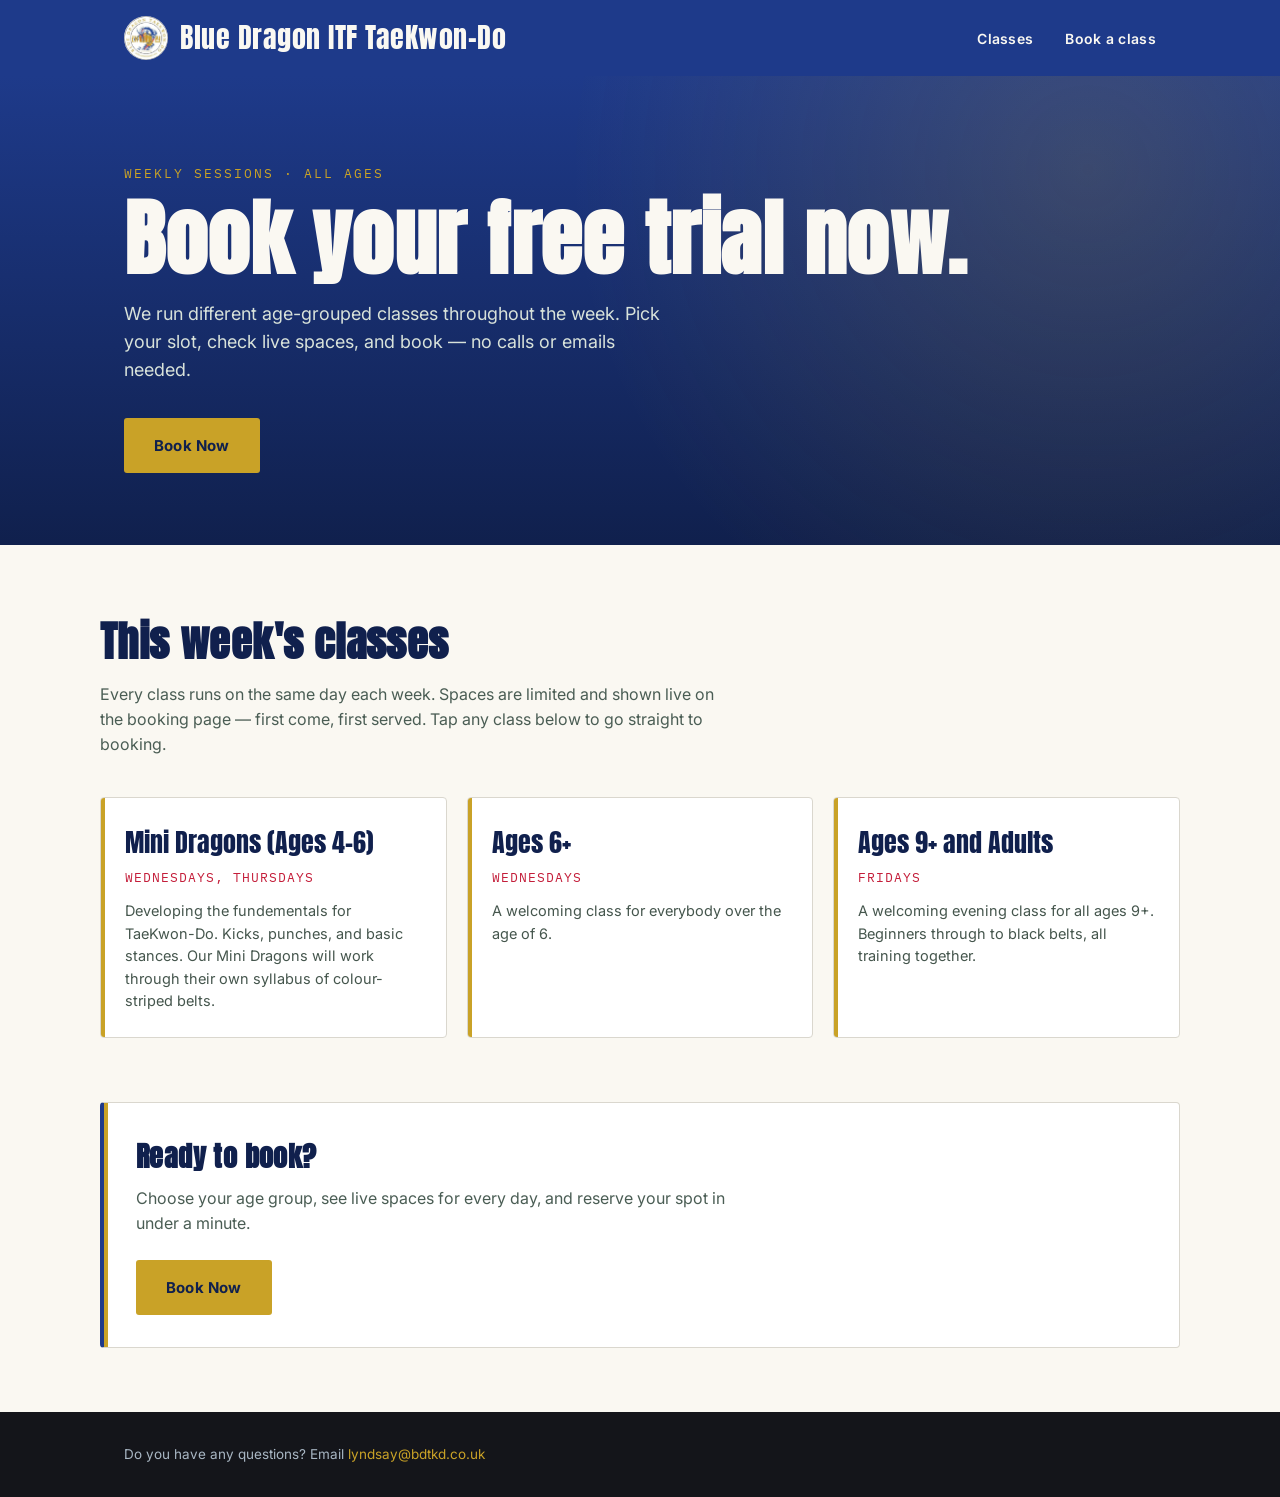
<file: index.html>
<!DOCTYPE html>
<html lang="en">
<head>
<meta charset="UTF-8">
<meta name="viewport" content="width=device-width, initial-scale=1.0">
<title>Blue Dragon TaeKwon-Do — Classes</title>
<link rel="stylesheet" href="css/style.css">
</head>
<body>
<nav class="site-nav">
  <div class="container">
    <a href="index.html" class="brand"><img src="images/BD_Anniversary.jpg" alt="Blue Dragon TaeKwon-Do club emblem"> Blue Dragon ITF TaeKwon-Do</a>
    <div class="nav-links">
      <a href="index.html">Classes</a>
      <a href="booking.html">Book a class</a>
    </div>
  </div>
</nav>
<header class="hero">
  <div class="container">
    <p class="eyebrow">Weekly Sessions · All Ages</p>
    <h1>Book your free trial now.</h1>
    <p>We run different age-grouped classes throughout the week.
       Pick your slot, check live spaces, and book — no calls or emails needed.</p>
    <a href="booking.html" class="btn btn-primary">Book Now</a>
  </div>
</header>
<section class="section container">
  <h2 class="section-title">This week's classes</h2>
  <p class="section-sub">
    Every class runs on the same day each week. Spaces are limited and
    shown live on the booking page — first come, first served. Tap any
    class below to go straight to booking.
  </p>
  <!--
    EDIT ME: this grid is a plain-language summary for visitors.
    It should match whatever is in your live availability spreadsheet,
    but it does not need to be auto-generated — update it by hand
    whenever your class schedule changes.
  -->
  <div class="class-grid">

    <a href="booking.html?age=Mini%20Dragons%20%28Ages%204-6%29" class="class-card">
      <p class="age">Mini Dragons (Ages 4-6)</p>
      <p class="day">Wednesdays, Thursdays</p>
      <p class="desc">Developing the fundementals for TaeKwon-Do. Kicks, punches, and basic stances. Our Mini Dragons will work through their own syllabus of colour-striped belts.</p>
    </a>
     <a href="booking.html?age=Ages%206%2B" class="class-card">
      <p class="age">Ages 6+</p>
      <p class="day">Wednesdays</p>
      <p class="desc">A welcoming class for everybody over the age of 6.</p>
    </a>
    <a href="booking.html?age=Ages%209%2B%20and%20Adults" class="class-card">
      <p class="age">Ages 9+ and Adults</p>
      <p class="day">Fridays</p>
      <p class="desc">A welcoming evening class for all ages 9+. Beginners through to black belts, all training together.</p>
    </a>
  </div>
</section>
<section class="section container" style="padding-top:0;">
  <div class="class-card static" style="border-left:4px solid var(--indigo); padding:32px; cursor:default;">
    <h2 class="section-title" style="font-size:28px;">Ready to book?</h2>
    <p class="section-sub" style="margin-bottom:24px;">
      Choose your age group, see live spaces for every day, and reserve your spot in under a minute.
    </p>
    <a href="booking.html" class="btn btn-primary">Book Now</a>
  </div>
</section>
<footer class="site-footer">
  <div class="container">
    Do you have any questions? Email
    <a href="mailto:lyndsay@bdtkd.co.uk">lyndsay@bdtkd.co.uk</a>
  </div>
</footer>
</body>
</html>
</file>
<file: css/style.css>
/* ===========================================================
   TOKENS — Blue Dragon ITF TaeKwon-Do
   Palette (pulled from the club emblem):
     --indigo:      #1E3A8A  (dragon blue — headers, nav, the "Blue" in Blue Dragon)
     --indigo-dark: #10204D  (deeper blue for gradients/depth)
     --chalk:       #FAF8F2  (emblem white/cream — page background)
     --navy:        #14151A  (emblem black outline — body text)
     --amber:       #C9A227  (gold fist & lettering — accent, live availability)
     --red:         #C41E3A  (flame-red accent from the dragon — used sparingly, day labels)
     --line:        #DAD7CE  (hairline / muted borders)
   Type:
     Display — 'Anton' (bold, condensed, high-impact — a shout rather than a jersey number)
     Body    — 'Inter'
     Data    — 'IBM Plex Mono' (clean numerals for times/counts)
   Signature element:
     The availability count renders as a small "belt stripe" tag —
     dark tag, gold text, thin coloured underline — a nod to belt-rank
     stripes rather than a generic pill/badge.
=========================================================== */

@import url('https://fonts.googleapis.com/css2?family=Anton&family=Inter:wght@400;500;600;700&family=IBM+Plex+Mono:wght@500;600&display=swap');

:root {
  --indigo: #1E3A8A;
  --indigo-dark: #10204D;
  --chalk: #FAF8F2;
  --navy: #14151A;
  --amber: #C9A227;
  --amber-dark: #A5800E;
  --line: #DAD7CE;
  --white: #FFFFFF;
  --red: #C41E3A;

  --font-display: 'Anton', sans-serif;
  --font-body: 'Inter', sans-serif;
  --font-data: 'IBM Plex Mono', monospace;
}

* { box-sizing: border-box; }

html { scroll-behavior: smooth; }

body {
  margin: 0;
  background: var(--chalk);
  color: var(--navy);
  font-family: var(--font-body);
  line-height: 1.55;
}

a { color: inherit; }

img { max-width: 100%; display: block; }

.container {
  max-width: 1080px;
  margin: 0 auto;
  padding: 0 24px;
}

/* Focus visibility (accessibility floor) */
a:focus-visible,
button:focus-visible,
select:focus-visible,
input:focus-visible,
textarea:focus-visible {
  outline: 3px solid var(--amber);
  outline-offset: 2px;
}

@media (prefers-reduced-motion: reduce) {
  * { animation: none !important; transition: none !important; }
}

/* ---------- Nav ---------- */
.site-nav {
  background: var(--indigo);
  color: var(--chalk);
}
.site-nav .container {
  display: flex;
  align-items: center;
  justify-content: space-between;
  padding-top: 16px;
  padding-bottom: 16px;
}
.site-nav .brand {
  display: flex;
  align-items: center;
  gap: 12px;
  font-family: var(--font-display);
  font-size: 28px;
  letter-spacing: 0.5px;
  color: var(--chalk);
  text-decoration: none;
}
.site-nav .brand img {
  height: 44px;
  width: 44px;
  border-radius: 50%;
  background: var(--chalk);
  object-fit: cover;
}
.site-nav .brand span { color: var(--amber); }
.site-nav .nav-links a {
  color: var(--chalk);
  text-decoration: none;
  font-weight: 600;
  font-size: 14px;
  margin-left: 28px;
  letter-spacing: 0.3px;
}
.site-nav .nav-links a:hover { color: var(--amber); }

/* ---------- Buttons ---------- */
.btn {
  display: inline-block;
  font-family: var(--font-body);
  font-weight: 700;
  font-size: 15px;
  letter-spacing: 0.2px;
  padding: 14px 28px;
  border-radius: 3px;
  border: 2px solid transparent;
  cursor: pointer;
  text-decoration: none;
  transition: transform 0.12s ease, background 0.12s ease;
}
.btn:hover { transform: translateY(-1px); }
.btn-primary {
  background: var(--amber);
  color: var(--indigo-dark);
}
.btn-primary:hover { background: var(--amber-dark); }
.btn-outline {
  background: transparent;
  border-color: var(--chalk);
  color: var(--chalk);
}
.btn-outline:hover { background: rgba(247,245,240,0.1); }

/* ---------- Hero ---------- */
.hero {
  background: var(--indigo);
  color: var(--chalk);
  background-image:
    radial-gradient(circle at 85% 20%, rgba(201,162,39,0.18), transparent 45%),
    linear-gradient(180deg, var(--indigo) 0%, var(--indigo-dark) 100%);
  padding: 88px 0 72px;
}
.hero .eyebrow {
  font-family: var(--font-data);
  font-size: 13px;
  letter-spacing: 2px;
  text-transform: uppercase;
  color: var(--amber);
  margin: 0 0 14px;
}
.hero h1 {
  font-family: var(--font-display);
  font-size: clamp(48px, 7vw, 84px);
  line-height: 0.98;
  letter-spacing: 0.5px;
  margin: 0 0 20px;
}
.hero p {
  max-width: 560px;
  font-size: 18px;
  color: #D8E2DA;
  margin: 0 0 34px;
}

/* ---------- Sections ---------- */
.section {
  padding: 64px 0;
}
.section-title {
  font-family: var(--font-display);
  font-size: clamp(30px, 4vw, 42px);
  letter-spacing: 0.4px;
  margin: 0 0 8px;
  color: var(--indigo-dark);
}
.section-sub {
  color: #4A5D54;
  margin: 0 0 40px;
  max-width: 620px;
}

/* ---------- Class cards (home page) ---------- */
.class-grid {
  display: grid;
  grid-template-columns: repeat(auto-fit, minmax(240px, 1fr));
  gap: 20px;
}
.class-card {
  display: block;
  background: var(--white);
  border: 1px solid var(--line);
  border-radius: 4px;
  padding: 24px;
  position: relative;
  overflow: hidden;
  text-decoration: none;
  color: inherit;
  cursor: pointer;
  transition: transform 0.12s ease, box-shadow 0.12s ease, border-color 0.12s ease;
}
.class-card:hover {
  transform: translateY(-2px);
  box-shadow: 0 6px 16px rgba(23,24,28,0.12);
  border-color: var(--indigo);
}
.class-card,
.class-card:visited,
.class-card:hover,
.class-card:active {
  text-decoration: none;
}
.class-card * {
  text-decoration: none;
}
.class-card.static:hover {
  transform: none;
  box-shadow: none;
  border-color: var(--line);
}
.class-card::before {
  content: "";
  position: absolute;
  top: 0; left: 0;
  width: 4px; height: 100%;
  background: var(--amber);
}
.class-card .age {
  font-family: var(--font-display);
  font-size: 26px;
  color: var(--indigo-dark);
  margin: 0 0 6px;
}
.class-card .day {
  font-family: var(--font-data);
  font-size: 13px;
  text-transform: uppercase;
  letter-spacing: 1px;
  color: var(--red);
  margin: 0 0 12px;
}
.class-card p.desc {
  font-size: 14.5px;
  color: #45564D;
  margin: 0;
}

/* ---------- Footer ---------- */
.site-footer {
  background: var(--navy);
  color: #A9B7C4;
  padding: 32px 0;
  font-size: 13.5px;
}
.site-footer a { color: var(--amber); text-decoration: none; }

/* ===========================================================
   BOOKING PAGE
=========================================================== */
.booking-toolbar {
  display: flex;
  flex-wrap: wrap;
  align-items: center;
  gap: 16px;
  padding: 24px 0;
  border-bottom: 1px solid var(--line);
  margin-bottom: 24px;
}
.booking-toolbar label {
  font-weight: 700;
  font-size: 14px;
  margin-right: 8px;
}
.booking-toolbar select {
  font-family: var(--font-body);
  font-size: 15px;
  padding: 10px 14px;
  border: 2px solid var(--indigo);
  border-radius: 3px;
  background: var(--white);
  color: var(--navy);
}
.status-line {
  font-family: var(--font-data);
  font-size: 12.5px;
  color: #6B7B72;
  margin-left: auto;
}
.status-line.error { color: var(--red); }
.refresh-btn {
  background: none;
  border: 1px solid var(--line);
  border-radius: 3px;
  padding: 8px 14px;
  font-size: 13px;
  font-weight: 600;
  cursor: pointer;
  color: var(--navy);
}
.refresh-btn:hover { border-color: var(--indigo); }

/* Weekly calendar grid */
.calendar-wrap {
  overflow-x: auto;
  border: 1px solid var(--line);
  border-radius: 4px;
  background: var(--white);
  margin-bottom: 60px;
}
.calendar {
  display: grid;
  grid-template-columns: 64px repeat(7, minmax(130px, 1fr));
  min-width: 980px;
  position: relative;
}
.cal-header {
  background: var(--indigo);
  color: var(--chalk);
  padding: 12px 8px;
  text-align: center;
  font-family: var(--font-display);
  font-size: 18px;
  letter-spacing: 0.5px;
  position: sticky;
  top: 0;
  z-index: 2;
}
.cal-header.time-col-header { background: var(--indigo-dark); }

.time-col {
  border-right: 1px solid var(--line);
  position: relative;
}
.time-label {
  position: absolute;
  right: 8px;
  transform: translateY(-50%);
  font-family: var(--font-data);
  font-size: 11px;
  color: #8B9A91;
}
.day-col {
  border-right: 1px solid var(--line);
  position: relative;
  background-image: repeating-linear-gradient(
    to bottom,
    var(--line) 0,
    var(--line) 1px,
    transparent 1px,
    transparent 120px
  );
}
.day-col:last-child { border-right: none; }

.class-block {
  position: absolute;
  left: 4px;
  right: 4px;
  overflow: hidden;
  background: #EAF2EC;
  border: 1px solid var(--indigo);
  border-left: 4px solid var(--indigo);
  border-radius: 3px;
  padding: 6px 8px;
  cursor: pointer;
  text-align: left;
  font-family: var(--font-body);
  transition: transform 0.1s ease, box-shadow 0.1s ease;
}
.class-block:hover {
  transform: translateY(-1px);
  box-shadow: 0 4px 10px rgba(16,38,59,0.15);
}
.class-block.full {
  background: #F2E9E4;
  border-color: var(--red);
  border-left-color: var(--red);
  cursor: pointer;
  opacity: 0.85;
}
.class-block.low .cb-avail {
  border-bottom-color: var(--red);
  color: #FFD9CE;
}
.class-block .cb-age {
  font-weight: 700;
  font-size: 13px;
  color: var(--indigo-dark);
  margin-bottom: 2px;
}
.class-block.full .cb-age { color: var(--red); }
.class-block .cb-time {
  font-family: var(--font-data);
  font-size: 11px;
  color: #4A5D54;
  margin-bottom: 4px;
}
/* Signature: belt-stripe style availability tag */
.cb-avail {
  display: inline-block;
  font-family: var(--font-data);
  font-size: 11px;
  font-weight: 600;
  background: var(--navy);
  color: var(--chalk);
  padding: 2px 6px;
  border-radius: 2px;
  border-bottom: 2px solid var(--amber);
}
.class-block.full .cb-avail {
  border-bottom-color: var(--red);
  color: #FFD9CE;
}

.empty-note {
  padding: 40px;
  text-align: center;
  color: #6B7B72;
  font-size: 15px;
}

/* ---------- Modal ---------- */
.modal-overlay {
  position: fixed;
  inset: 0;
  background: rgba(16,38,59,0.55);
  display: none;
  align-items: center;
  justify-content: center;
  padding: 20px;
  z-index: 50;
}
.modal-overlay.open { display: flex; }
.modal {
  background: var(--white);
  border-radius: 6px;
  max-width: 460px;
  width: 100%;
  padding: 32px;
  position: relative;
  max-height: 90vh;
  overflow-y: auto;
}
.modal-close {
  position: absolute;
  top: 16px; right: 16px;
  background: none;
  border: none;
  font-size: 22px;
  cursor: pointer;
  color: #6B7B72;
  line-height: 1;
}
.modal h3 {
  font-family: var(--font-display);
  font-size: 26px;
  margin: 0 0 4px;
  color: var(--indigo-dark);
}
.modal .modal-sub {
  font-family: var(--font-data);
  font-size: 12.5px;
  color: var(--red);
  margin: 0 0 22px;
}
.modal-notice {
  background: #F2E9E4;
  border: 1px solid var(--red);
  border-left: 4px solid var(--red);
  border-radius: 3px;
  padding: 10px 14px;
  font-size: 13.5px;
  line-height: 1.5;
  color: var(--indigo-dark);
  margin: -8px 0 20px;
}
.modal-notice strong { color: var(--red); }
.form-row { margin-bottom: 16px; }
.form-row label {
  display: block;
  font-weight: 600;
  font-size: 13.5px;
  margin-bottom: 6px;
}
.form-row input,
.form-row textarea {
  width: 100%;
  font-family: var(--font-body);
  font-size: 15px;
  padding: 10px 12px;
  border: 2px solid var(--line);
  border-radius: 3px;
  background: var(--chalk);
}
.contact-input-row {
  display: flex;
  align-items: center;
  gap: 10px;
}
.contact-input-row > input[type="tel"],
.contact-input-row > input[type="email"] {
  flex: 1;
  min-width: 0;
}
.preferred-contact-label {
  display: inline-flex !important;
  align-items: center;
  gap: 5px;
  flex: 0 0 auto;
  margin: 0 !important;
  white-space: nowrap;
  font-size: 12px !important;
  font-weight: 400 !important;
  cursor: pointer;
}
.preferred-contact-label input[type="checkbox"] {
  width: auto;
  margin: 0;
  accent-color: var(--indigo);
}
.form-row input:focus,
.form-row textarea:focus {
  border-color: var(--indigo);
  outline: none;
}
.form-row textarea { resize: vertical; min-height: 70px; }
.dob-row {
  display: flex;
  gap: 10px;
}

.dob-row input {
  text-align: center;
}

#dobDay,
#dobMonth {
  flex: 0 0 80px;
}

#dobYear {
  flex: 1;
}
.modal .btn { width: 100%; text-align: center; }
.form-msg {
  margin-top: 14px;
  font-size: 13.5px;
  font-weight: 600;
}
.form-msg.success { color: var(--indigo); }
.form-msg.error { color: var(--red); }
</file>
